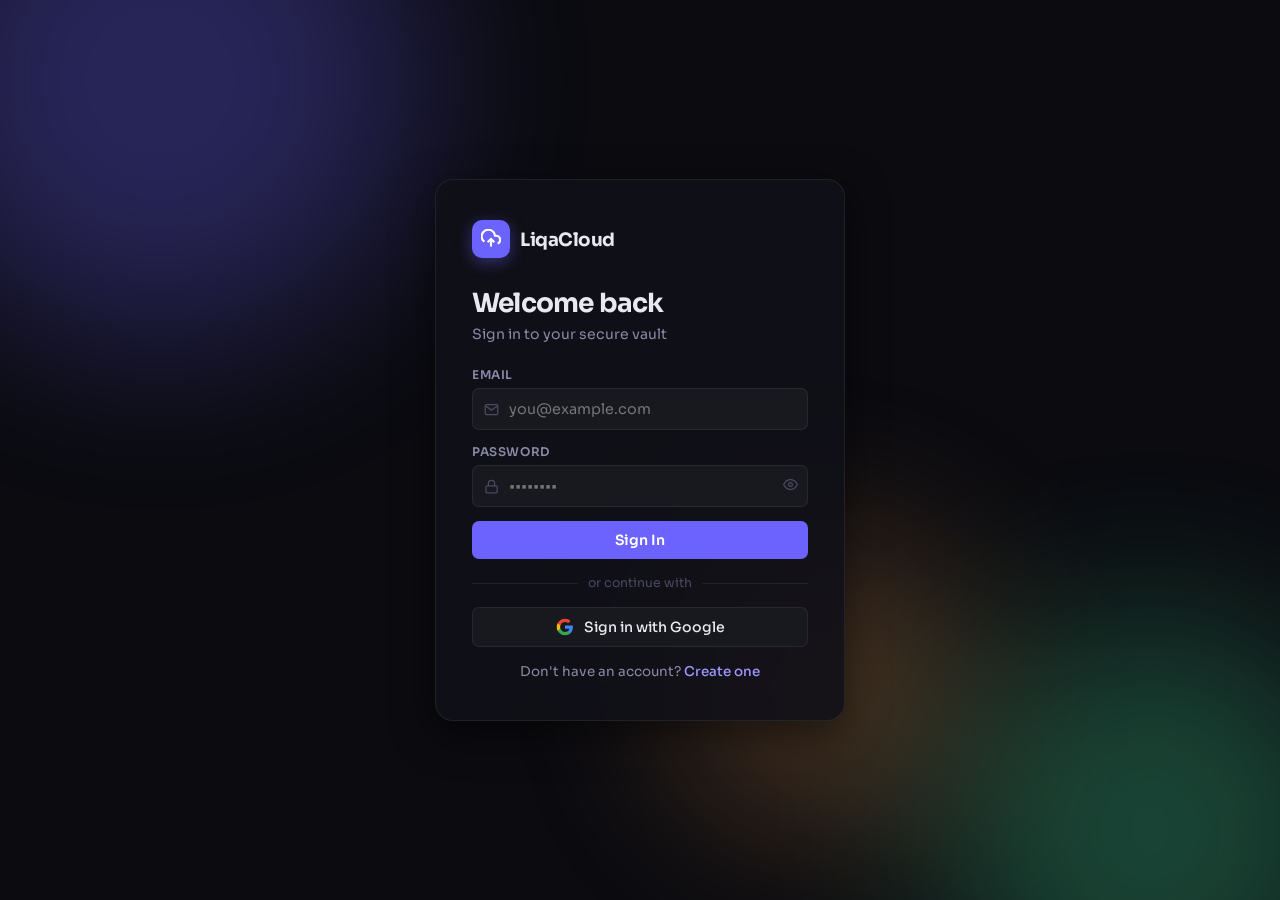
<file: index.html>
<!DOCTYPE html>
<html lang="en">
<head>
  <meta charset="UTF-8" />
  <meta name="viewport" content="width=device-width, initial-scale=1.0" />
  <title>CloudVault — Secure File Storage</title>
  <link rel="preconnect" href="https://fonts.googleapis.com" />
  <link href="https://fonts.googleapis.com/css2?family=Sora:wght@300;400;500;600;700&display=swap" rel="stylesheet" />
  <link rel="stylesheet" href="style.css" />
</head>
<body>

  <!-- ══════════════════════════════════
       AUTH SCREEN
  ═══════════════════════════════════ -->
  <div id="auth-screen" class="auth-screen">
    <div class="auth-bg">
      <div class="auth-orb orb1"></div>
      <div class="auth-orb orb2"></div>
      <div class="auth-orb orb3"></div>
    </div>

    <div class="auth-card">
      <div class="brand">
        <div class="brand-icon">
          <svg width="20" height="20" viewBox="0 0 24 24" fill="none" stroke="white" stroke-width="2.5">
            <path d="M20 17.58A5 5 0 0018 8h-1.26A8 8 0 104 15.25"/>
            <polyline points="16 16 12 12 8 16"/>
            <line x1="12" y1="12" x2="12" y2="21"/>
          </svg>
        </div>
        <span class="brand-name">LiqaCloud</span>
      </div>

      <h1 class="auth-title" id="auth-title">Welcome back</h1>
      <p class="auth-sub" id="auth-sub">Sign in to your secure vault</p>

      <div class="form-group hidden" id="name-group">
        <label>Full Name</label>
        <div class="input-wrap">
          <svg class="input-icon" width="15" height="15" viewBox="0 0 24 24" fill="none" stroke="currentColor" stroke-width="2"><path d="M20 21v-2a4 4 0 00-4-4H8a4 4 0 00-4 4v2"/><circle cx="12" cy="7" r="4"/></svg>
          <input type="text" id="name-input" placeholder="Your full name" />
        </div>
      </div>

      <div class="form-group">
        <label>Email</label>
        <div class="input-wrap">
          <svg class="input-icon" width="15" height="15" viewBox="0 0 24 24" fill="none" stroke="currentColor" stroke-width="2"><path d="M4 4h16c1.1 0 2 .9 2 2v12c0 1.1-.9 2-2 2H4c-1.1 0-2-.9-2-2V6c0-1.1.9-2 2-2z"/><polyline points="22,6 12,13 2,6"/></svg>
          <input type="email" id="email-input" placeholder="you@example.com" />
        </div>
      </div>

      <div class="form-group">
        <label>Password</label>
        <div class="input-wrap">
          <svg class="input-icon" width="15" height="15" viewBox="0 0 24 24" fill="none" stroke="currentColor" stroke-width="2"><rect x="3" y="11" width="18" height="11" rx="2"/><path d="M7 11V7a5 5 0 0110 0v4"/></svg>
          <input type="password" id="password-input" placeholder="••••••••" />
          <button class="pw-toggle" id="pw-toggle" type="button" tabindex="-1">
            <svg width="15" height="15" viewBox="0 0 24 24" fill="none" stroke="currentColor" stroke-width="2"><path d="M1 12s4-8 11-8 11 8 11 8-4 8-11 8-11-8-11-8z"/><circle cx="12" cy="12" r="3"/></svg>
          </button>
        </div>
      </div>

      <p class="auth-error hidden" id="auth-error"></p>

      <button class="btn-primary full" id="auth-btn">Sign In</button>

      <div class="auth-divider"><span>or continue with</span></div>

      <button class="btn-google" id="google-btn">
        <svg width="18" height="18" viewBox="0 0 24 24"><path fill="#4285F4" d="M22.56 12.25c0-.78-.07-1.53-.2-2.25H12v4.26h5.92c-.26 1.37-1.04 2.53-2.21 3.31v2.77h3.57c2.08-1.92 3.28-4.74 3.28-8.09z"/><path fill="#34A853" d="M12 23c2.97 0 5.46-.98 7.28-2.66l-3.57-2.77c-.98.66-2.23 1.06-3.71 1.06-2.86 0-5.29-1.93-6.16-4.53H2.18v2.84C3.99 20.53 7.7 23 12 23z"/><path fill="#FBBC05" d="M5.84 14.09c-.22-.66-.35-1.36-.35-2.09s.13-1.43.35-2.09V7.07H2.18C1.43 8.55 1 10.22 1 12s.43 3.45 1.18 4.93l2.85-2.22.81-.62z"/><path fill="#EA4335" d="M12 5.38c1.62 0 3.06.56 4.21 1.64l3.15-3.15C17.45 2.09 14.97 1 12 1 7.7 1 3.99 3.47 2.18 7.07l3.66 2.84c.87-2.6 3.3-4.53 6.16-4.53z"/></svg>
        Sign in with Google
      </button>

      <p class="auth-toggle">
        <span id="auth-toggle-label">Don't have an account?</span>
        <a href="#" id="toggle-auth">Create one</a>
      </p>
    </div>
  </div>

  <!-- ══════════════════════════════════
       APP SHELL
  ═══════════════════════════════════ -->
  <div id="app" class="app hidden">

    <!-- SIDEBAR -->
    <aside class="sidebar" id="sidebar">
      <div class="sidebar-inner">

        <div class="sidebar-brand">
          <div class="brand-icon small">
            <svg width="13" height="13" viewBox="0 0 24 24" fill="none" stroke="white" stroke-width="2.5">
              <path d="M20 17.58A5 5 0 0018 8h-1.26A8 8 0 104 15.25"/>
              <polyline points="16 16 12 12 8 16"/>
              <line x1="12" y1="12" x2="12" y2="21"/>
            </svg>
          </div>
          <span>CloudVault</span>
        </div>

        <button class="upload-btn" id="sidebar-upload-btn">
          <svg width="15" height="15" viewBox="0 0 24 24" fill="none" stroke="currentColor" stroke-width="2.5"><path d="M21 15v4a2 2 0 01-2 2H5a2 2 0 01-2-2v-4"/><polyline points="17 8 12 3 7 8"/><line x1="12" y1="3" x2="12" y2="15"/></svg>
          Upload Files
        </button>

        <nav class="nav">
          <span class="nav-section-label">Main</span>
          <a class="nav-item active" href="#" data-section="my-files">
            <svg width="16" height="16" viewBox="0 0 24 24" fill="none" stroke="currentColor" stroke-width="2"><path d="M3 9l9-7 9 7v11a2 2 0 01-2 2H5a2 2 0 01-2-2z"/><polyline points="9 22 9 12 15 12 15 22"/></svg>
            My Files
          </a>
          <a class="nav-item" href="#" data-section="recent">
            <svg width="16" height="16" viewBox="0 0 24 24" fill="none" stroke="currentColor" stroke-width="2"><circle cx="12" cy="12" r="10"/><polyline points="12 6 12 12 16 14"/></svg>
            Recent
          </a>
          <a class="nav-item" href="#" data-section="starred">
            <svg width="16" height="16" viewBox="0 0 24 24" fill="none" stroke="currentColor" stroke-width="2"><polygon points="12 2 15.09 8.26 22 9.27 17 14.14 18.18 21.02 12 17.77 5.82 21.02 7 14.14 2 9.27 8.91 8.26 12 2"/></svg>
            Starred
          </a>
          <a class="nav-item" href="#" data-section="shared">
            <svg width="16" height="16" viewBox="0 0 24 24" fill="none" stroke="currentColor" stroke-width="2"><circle cx="18" cy="5" r="3"/><circle cx="6" cy="12" r="3"/><circle cx="18" cy="19" r="3"/><line x1="8.59" y1="13.51" x2="15.42" y2="17.49"/><line x1="15.41" y1="6.51" x2="8.59" y2="10.49"/></svg>
            Shared
          </a>
          <span class="nav-section-label" style="margin-top:8px">Other</span>
          <a class="nav-item" href="#" data-section="trash">
            <svg width="16" height="16" viewBox="0 0 24 24" fill="none" stroke="currentColor" stroke-width="2"><polyline points="3 6 5 6 21 6"/><path d="M19 6l-1 14a2 2 0 01-2 2H8a2 2 0 01-2-2L5 6"/><path d="M10 11v6M14 11v6"/><path d="M9 6V4a1 1 0 011-1h4a1 1 0 011 1v2"/></svg>
            Trash
          </a>
        </nav>

        <div class="sidebar-spacer"></div>

        <div class="storage-card">
          <div class="storage-row">
            <svg width="13" height="13" viewBox="0 0 24 24" fill="none" stroke="currentColor" stroke-width="2"><ellipse cx="12" cy="5" rx="9" ry="3"/><path d="M21 12c0 1.66-4 3-9 3s-9-1.34-9-3"/><path d="M3 5v14c0 1.66 4 3 9 3s9-1.34 9-3V5"/></svg>
            <span>Storage</span>
            <span class="storage-pct-badge" id="storage-pct">12%</span>
          </div>
          <div class="storage-track"><div class="storage-fill" id="storage-fill" style="width:12%"></div></div>
          <p class="storage-detail" id="storage-detail">614 MB of 5 GB used</p>
          <a href="#" class="upgrade-btn">⚡ Upgrade Plan</a>
        </div>

        <div class="user-row">
          <div class="user-avatar" id="user-avatar">J</div>
          <div class="user-meta">
            <p class="user-name" id="user-name">John Doe</p>
            <p class="user-email" id="user-email">john@example.com</p>
          </div>
          <button class="icon-btn logout" id="logout-btn" title="Sign out">
            <svg width="14" height="14" viewBox="0 0 24 24" fill="none" stroke="currentColor" stroke-width="2"><path d="M9 21H5a2 2 0 01-2-2V5a2 2 0 012-2h4"/><polyline points="16 17 21 12 16 7"/><line x1="21" y1="12" x2="9" y2="12"/></svg>
          </button>
        </div>

      </div>
    </aside>

    <!-- MAIN CONTENT -->
    <main class="main">

      <!-- TOPBAR -->
      <header class="topbar">
        <button class="hamburger" id="hamburger">
          <svg width="18" height="18" viewBox="0 0 24 24" fill="none" stroke="currentColor" stroke-width="2"><line x1="3" y1="12" x2="21" y2="12"/><line x1="3" y1="6" x2="21" y2="6"/><line x1="3" y1="18" x2="21" y2="18"/></svg>
        </button>

        <div class="breadcrumb" id="breadcrumb">
          <span class="crumb active" data-index="-1">My Files</span>
        </div>

        <div class="topbar-actions">
          <div class="search-bar">
            <svg width="14" height="14" viewBox="0 0 24 24" fill="none" stroke="currentColor" stroke-width="2"><circle cx="11" cy="11" r="8"/><line x1="21" y1="21" x2="16.65" y2="16.65"/></svg>
            <input type="text" id="search-input" placeholder="Search…" autocomplete="off" />
          </div>
          <button class="icon-btn" id="new-folder-btn" title="New folder">
            <svg width="17" height="17" viewBox="0 0 24 24" fill="none" stroke="currentColor" stroke-width="2"><path d="M22 19a2 2 0 01-2 2H4a2 2 0 01-2-2V5a2 2 0 012-2h5l2 3h9a2 2 0 012 2z"/><line x1="12" y1="11" x2="12" y2="17"/><line x1="9" y1="14" x2="15" y2="14"/></svg>
          </button>
          <div class="view-toggle">
            <button class="vbtn active" id="grid-btn">
              <svg width="14" height="14" viewBox="0 0 24 24" fill="none" stroke="currentColor" stroke-width="2"><rect x="3" y="3" width="7" height="7"/><rect x="14" y="3" width="7" height="7"/><rect x="14" y="14" width="7" height="7"/><rect x="3" y="14" width="7" height="7"/></svg>
            </button>
            <button class="vbtn" id="list-btn">
              <svg width="14" height="14" viewBox="0 0 24 24" fill="none" stroke="currentColor" stroke-width="2"><line x1="8" y1="6" x2="21" y2="6"/><line x1="8" y1="12" x2="21" y2="12"/><line x1="8" y1="18" x2="21" y2="18"/><line x1="3" y1="6" x2="3.01" y2="6"/><line x1="3" y1="12" x2="3.01" y2="12"/><line x1="3" y1="18" x2="3.01" y2="18"/></svg>
            </button>
          </div>
        </div>
      </header>

      <!-- SCROLLABLE CONTENT -->
      <div class="scroll-area">

        <!-- Drag overlay -->
        <div class="drag-overlay hidden" id="drag-overlay">
          <div class="drag-inner">
            <svg width="52" height="52" viewBox="0 0 24 24" fill="none" stroke="currentColor" stroke-width="1.5"><path d="M21 15v4a2 2 0 01-2 2H5a2 2 0 01-2-2v-4"/><polyline points="17 8 12 3 7 8"/><line x1="12" y1="3" x2="12" y2="15"/></svg>
            <p>Drop files to upload</p>
          </div>
        </div>

        <div class="content-header">
          <div class="content-header-left">
            <h2 id="section-title">My Files</h2>
            <span class="count-badge" id="item-count"></span>
          </div>
          <select class="sort-select" id="sort-select">
            <option value="name-asc">Name A–Z</option>
            <option value="name-desc">Name Z–A</option>
            <option value="size-desc">Largest first</option>
            <option value="size-asc">Smallest first</option>
            <option value="date-desc" selected>Newest first</option>
            <option value="date-asc">Oldest first</option>
          </select>
        </div>

        <div id="files-container" class="files-grid"></div>

        <div id="empty-state" class="empty-state hidden">
          <div class="empty-icon">
            <svg width="48" height="48" viewBox="0 0 24 24" fill="none" stroke="currentColor" stroke-width="1"><path d="M13 2H6a2 2 0 00-2 2v16a2 2 0 002 2h12a2 2 0 002-2V9z"/><polyline points="13 2 13 9 20 9"/></svg>
          </div>
          <p id="empty-title">Nothing here yet</p>
          <span id="empty-sub">Upload your first file to get started</span>
          <button class="btn-primary" id="empty-upload-btn" style="margin-top:16px">Upload Files</button>
        </div>

      </div><!-- /scroll-area -->
    </main>
  </div>

  <!-- UPLOAD PROGRESS PANEL -->
  <div class="up-panel hidden" id="up-panel">
    <div class="up-head">
      <span id="up-title">Uploading…</span>
      <div style="display:flex;gap:4px">
        <button class="icon-btn" id="up-minimize">−</button>
        <button class="icon-btn" id="up-close">✕</button>
      </div>
    </div>
    <div id="up-items" class="up-items"></div>
  </div>

  <!-- CONTEXT MENU -->
  <div class="ctx-menu hidden" id="ctx-menu">
    <button class="ctx-item" id="ctx-open">
      <svg width="13" height="13" viewBox="0 0 24 24" fill="none" stroke="currentColor" stroke-width="2"><path d="M18 13v6a2 2 0 01-2 2H5a2 2 0 01-2-2V8a2 2 0 012-2h6"/><polyline points="15 3 21 3 21 9"/><line x1="10" y1="14" x2="21" y2="3"/></svg>
      Open
    </button>
    <button class="ctx-item" id="ctx-download">
      <svg width="13" height="13" viewBox="0 0 24 24" fill="none" stroke="currentColor" stroke-width="2"><path d="M21 15v4a2 2 0 01-2 2H5a2 2 0 01-2-2v-4"/><polyline points="7 10 12 15 17 10"/><line x1="12" y1="15" x2="12" y2="3"/></svg>
      Download
    </button>
    <button class="ctx-item" id="ctx-rename">
      <svg width="13" height="13" viewBox="0 0 24 24" fill="none" stroke="currentColor" stroke-width="2"><path d="M11 4H4a2 2 0 00-2 2v14a2 2 0 002 2h14a2 2 0 002-2v-7"/><path d="M18.5 2.5a2.121 2.121 0 013 3L12 15l-4 1 1-4 9.5-9.5z"/></svg>
      Rename
    </button>
    <button class="ctx-item" id="ctx-star">
      <svg width="13" height="13" viewBox="0 0 24 24" fill="none" stroke="currentColor" stroke-width="2"><polygon points="12 2 15.09 8.26 22 9.27 17 14.14 18.18 21.02 12 17.77 5.82 21.02 7 14.14 2 9.27 8.91 8.26 12 2"/></svg>
      <span id="ctx-star-label">Add to Starred</span>
    </button>
    <div class="ctx-divider"></div>
    <button class="ctx-item danger" id="ctx-delete">
      <svg width="13" height="13" viewBox="0 0 24 24" fill="none" stroke="currentColor" stroke-width="2"><polyline points="3 6 5 6 21 6"/><path d="M19 6l-1 14a2 2 0 01-2 2H8a2 2 0 01-2-2L5 6"/></svg>
      <span id="ctx-delete-label">Move to Trash</span>
    </button>
  </div>

  <!-- PREVIEW MODAL -->
  <div class="overlay hidden" id="preview-overlay">
    <div class="preview-modal">
      <div class="preview-head">
        <div>
          <p id="preview-filename">file.jpg</p>
          <span id="preview-filesize" class="muted-sm"></span>
        </div>
        <div style="display:flex;gap:8px;align-items:center">
          <button class="btn-ghost" id="preview-dl">
            <svg width="13" height="13" viewBox="0 0 24 24" fill="none" stroke="currentColor" stroke-width="2"><path d="M21 15v4a2 2 0 01-2 2H5a2 2 0 01-2-2v-4"/><polyline points="7 10 12 15 17 10"/><line x1="12" y1="15" x2="12" y2="3"/></svg>
            Download
          </button>
          <button class="icon-btn" id="close-preview">✕</button>
        </div>
      </div>
      <div class="preview-body" id="preview-body"></div>
    </div>
  </div>

  <!-- RENAME MODAL -->
  <div class="overlay hidden" id="rename-overlay">
    <div class="dialog">
      <h3>Rename</h3>
      <input type="text" id="rename-input" placeholder="New name" />
      <div class="dialog-actions">
        <button class="btn-ghost" id="rename-cancel">Cancel</button>
        <button class="btn-primary" id="rename-ok">Rename</button>
      </div>
    </div>
  </div>

  <!-- NEW FOLDER MODAL -->
  <div class="overlay hidden" id="folder-overlay">
    <div class="dialog">
      <h3>New Folder</h3>
      <input type="text" id="folder-input" placeholder="Folder name" />
      <div class="dialog-actions">
        <button class="btn-ghost" id="folder-cancel">Cancel</button>
        <button class="btn-primary" id="folder-ok">Create</button>
      </div>
    </div>
  </div>

  <input type="file" id="file-input" multiple hidden />
  <script src="app.js"></script>
</body>
</html>
</file>
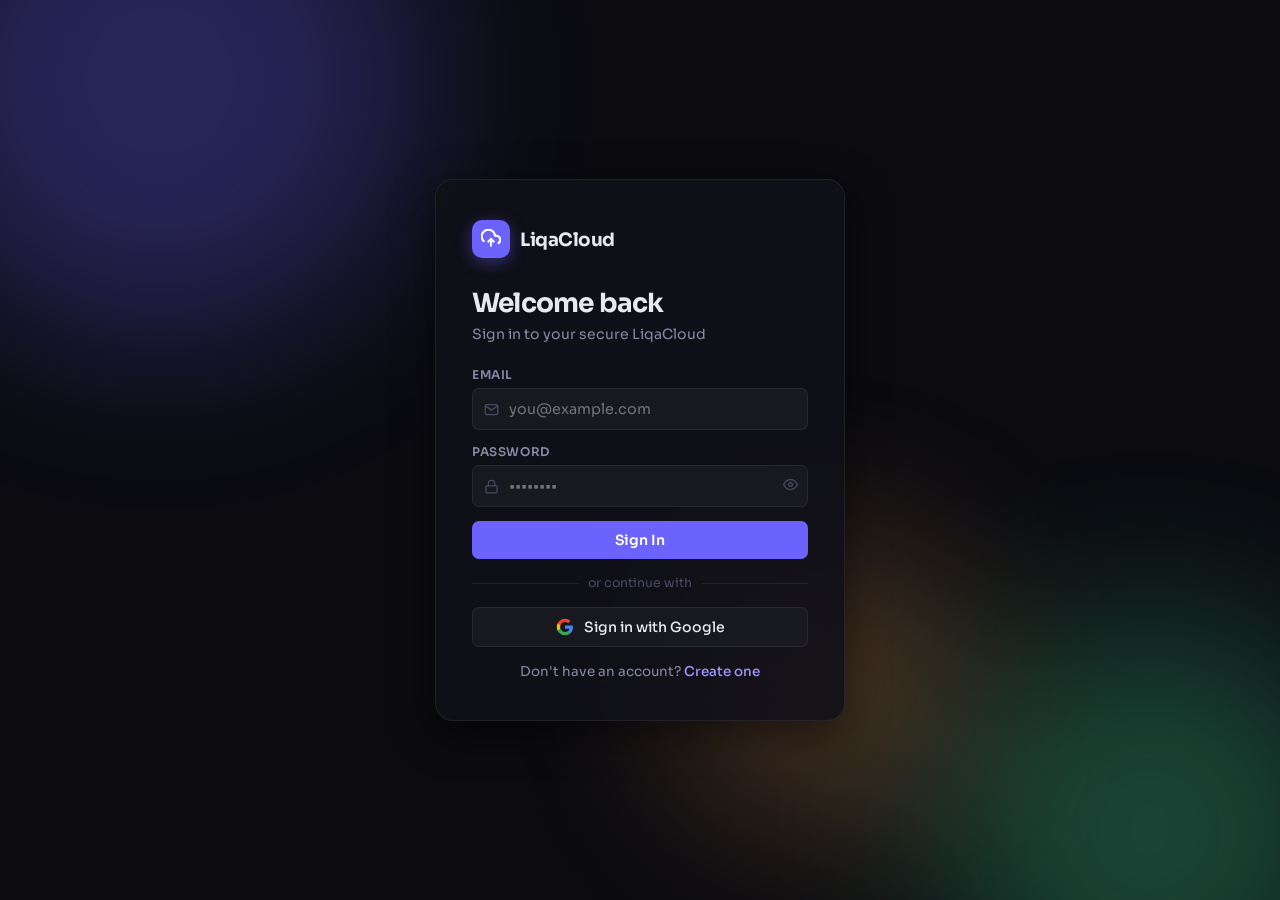
<file: cloud storage/index.html>
<!DOCTYPE html>
<html lang="en">
<head>
  <meta charset="UTF-8" />
  <meta name="viewport" content="width=device-width, initial-scale=1.0" />
  <title>CloudVault — Secure File Storage</title>
  <link rel="preconnect" href="https://fonts.googleapis.com" />
  <link href="https://fonts.googleapis.com/css2?family=Sora:wght@300;400;500;600;700&display=swap" rel="stylesheet" />
  <link rel="stylesheet" href="style.css" />
</head>
<body>

  <!-- ══════════════════════════════════
       AUTH SCREEN
  ═══════════════════════════════════ -->
  <div id="auth-screen" class="auth-screen">
    <div class="auth-bg">
      <div class="auth-orb orb1"></div>
      <div class="auth-orb orb2"></div>
      <div class="auth-orb orb3"></div>
    </div>

    <div class="auth-card">
      <div class="brand">
        <div class="brand-icon">
          <svg width="20" height="20" viewBox="0 0 24 24" fill="none" stroke="white" stroke-width="2.5">
            <path d="M20 17.58A5 5 0 0018 8h-1.26A8 8 0 104 15.25"/>
            <polyline points="16 16 12 12 8 16"/>
            <line x1="12" y1="12" x2="12" y2="21"/>
          </svg>
        </div>
        <span class="brand-name">LiqaCloud</span>
      </div>

      <h1 class="auth-title" id="auth-title">Welcome back</h1>
      <p class="auth-sub" id="auth-sub">Sign in to your secure LiqaCloud</p>

      <div class="form-group hidden" id="name-group">
        <label>Full Name</label>
        <div class="input-wrap">
          <svg class="input-icon" width="15" height="15" viewBox="0 0 24 24" fill="none" stroke="currentColor" stroke-width="2"><path d="M20 21v-2a4 4 0 00-4-4H8a4 4 0 00-4 4v2"/><circle cx="12" cy="7" r="4"/></svg>
          <input type="text" id="name-input" placeholder="Your full name" />
        </div>
      </div>

      <div class="form-group">
        <label>Email</label>
        <div class="input-wrap">
          <svg class="input-icon" width="15" height="15" viewBox="0 0 24 24" fill="none" stroke="currentColor" stroke-width="2"><path d="M4 4h16c1.1 0 2 .9 2 2v12c0 1.1-.9 2-2 2H4c-1.1 0-2-.9-2-2V6c0-1.1.9-2 2-2z"/><polyline points="22,6 12,13 2,6"/></svg>
          <input type="email" id="email-input" placeholder="you@example.com" />
        </div>
      </div>

      <div class="form-group">
        <label>Password</label>
        <div class="input-wrap">
          <svg class="input-icon" width="15" height="15" viewBox="0 0 24 24" fill="none" stroke="currentColor" stroke-width="2"><rect x="3" y="11" width="18" height="11" rx="2"/><path d="M7 11V7a5 5 0 0110 0v4"/></svg>
          <input type="password" id="password-input" placeholder="••••••••" />
          <button class="pw-toggle" id="pw-toggle" type="button" tabindex="-1">
            <svg width="15" height="15" viewBox="0 0 24 24" fill="none" stroke="currentColor" stroke-width="2"><path d="M1 12s4-8 11-8 11 8 11 8-4 8-11 8-11-8-11-8z"/><circle cx="12" cy="12" r="3"/></svg>
          </button>
        </div>
      </div>

      <p class="auth-error hidden" id="auth-error"></p>

      <button class="btn-primary full" id="auth-btn">Sign In</button>

      <div class="auth-divider"><span>or continue with</span></div>

      <button class="btn-google" id="google-btn">
        <svg width="18" height="18" viewBox="0 0 24 24"><path fill="#4285F4" d="M22.56 12.25c0-.78-.07-1.53-.2-2.25H12v4.26h5.92c-.26 1.37-1.04 2.53-2.21 3.31v2.77h3.57c2.08-1.92 3.28-4.74 3.28-8.09z"/><path fill="#34A853" d="M12 23c2.97 0 5.46-.98 7.28-2.66l-3.57-2.77c-.98.66-2.23 1.06-3.71 1.06-2.86 0-5.29-1.93-6.16-4.53H2.18v2.84C3.99 20.53 7.7 23 12 23z"/><path fill="#FBBC05" d="M5.84 14.09c-.22-.66-.35-1.36-.35-2.09s.13-1.43.35-2.09V7.07H2.18C1.43 8.55 1 10.22 1 12s.43 3.45 1.18 4.93l2.85-2.22.81-.62z"/><path fill="#EA4335" d="M12 5.38c1.62 0 3.06.56 4.21 1.64l3.15-3.15C17.45 2.09 14.97 1 12 1 7.7 1 3.99 3.47 2.18 7.07l3.66 2.84c.87-2.6 3.3-4.53 6.16-4.53z"/></svg>
        Sign in with Google
      </button>

      <p class="auth-toggle">
        <span id="auth-toggle-label">Don't have an account?</span>
        <a href="#" id="toggle-auth">Create one</a>
      </p>
    </div>
  </div>

  <!-- ══════════════════════════════════
       APP SHELL
  ═══════════════════════════════════ -->
  <div id="app" class="app hidden">

    <!-- SIDEBAR -->
    <aside class="sidebar" id="sidebar">
      <div class="sidebar-inner">

        <div class="sidebar-brand">
          <div class="brand-icon small">
            <svg width="13" height="13" viewBox="0 0 24 24" fill="none" stroke="white" stroke-width="2.5">
              <path d="M20 17.58A5 5 0 0018 8h-1.26A8 8 0 104 15.25"/>
              <polyline points="16 16 12 12 8 16"/>
              <line x1="12" y1="12" x2="12" y2="21"/>
            </svg>
          </div>
          <span>LiqaCloud</span>
        </div>

        <button class="upload-btn" id="sidebar-upload-btn">
          <svg width="15" height="15" viewBox="0 0 24 24" fill="none" stroke="currentColor" stroke-width="2.5"><path d="M21 15v4a2 2 0 01-2 2H5a2 2 0 01-2-2v-4"/><polyline points="17 8 12 3 7 8"/><line x1="12" y1="3" x2="12" y2="15"/></svg>
          Upload Files
        </button>

        <nav class="nav">
          <span class="nav-section-label">Main</span>
          <a class="nav-item active" href="#" data-section="my-files">
            <svg width="16" height="16" viewBox="0 0 24 24" fill="none" stroke="currentColor" stroke-width="2"><path d="M3 9l9-7 9 7v11a2 2 0 01-2 2H5a2 2 0 01-2-2z"/><polyline points="9 22 9 12 15 12 15 22"/></svg>
            My Files
          </a>
          <a class="nav-item" href="#" data-section="recent">
            <svg width="16" height="16" viewBox="0 0 24 24" fill="none" stroke="currentColor" stroke-width="2"><circle cx="12" cy="12" r="10"/><polyline points="12 6 12 12 16 14"/></svg>
            Recent
          </a>
          <a class="nav-item" href="#" data-section="starred">
            <svg width="16" height="16" viewBox="0 0 24 24" fill="none" stroke="currentColor" stroke-width="2"><polygon points="12 2 15.09 8.26 22 9.27 17 14.14 18.18 21.02 12 17.77 5.82 21.02 7 14.14 2 9.27 8.91 8.26 12 2"/></svg>
            Starred
          </a>
          <a class="nav-item" href="#" data-section="shared">
            <svg width="16" height="16" viewBox="0 0 24 24" fill="none" stroke="currentColor" stroke-width="2"><circle cx="18" cy="5" r="3"/><circle cx="6" cy="12" r="3"/><circle cx="18" cy="19" r="3"/><line x1="8.59" y1="13.51" x2="15.42" y2="17.49"/><line x1="15.41" y1="6.51" x2="8.59" y2="10.49"/></svg>
            Shared
          </a>
          <span class="nav-section-label" style="margin-top:8px">Other</span>
          <a class="nav-item" href="#" data-section="trash">
            <svg width="16" height="16" viewBox="0 0 24 24" fill="none" stroke="currentColor" stroke-width="2"><polyline points="3 6 5 6 21 6"/><path d="M19 6l-1 14a2 2 0 01-2 2H8a2 2 0 01-2-2L5 6"/><path d="M10 11v6M14 11v6"/><path d="M9 6V4a1 1 0 011-1h4a1 1 0 011 1v2"/></svg>
            Trash
          </a>
        </nav>

        <div class="sidebar-spacer"></div>

        <div class="storage-card">
          <div class="storage-row">
            <svg width="13" height="13" viewBox="0 0 24 24" fill="none" stroke="currentColor" stroke-width="2"><ellipse cx="12" cy="5" rx="9" ry="3"/><path d="M21 12c0 1.66-4 3-9 3s-9-1.34-9-3"/><path d="M3 5v14c0 1.66 4 3 9 3s9-1.34 9-3V5"/></svg>
            <span>Storage</span>
            <span class="storage-pct-badge" id="storage-pct">12%</span>
          </div>
          <div class="storage-track"><div class="storage-fill" id="storage-fill" style="width:12%"></div></div>
          <p class="storage-detail" id="storage-detail">614 MB of 64 GB used</p>
          <a href="#" class="upgrade-btn">⚡ Upgrade Plan</a>
        </div>

        <div class="user-row">
          <div class="user-avatar" id="user-avatar">J</div>
          <div class="user-meta">
            <p class="user-name" id="user-name">John Doe</p>
            <p class="user-email" id="user-email">john@example.com</p>
          </div>
          <button class="icon-btn logout" id="logout-btn" title="Sign out">
            <svg width="14" height="14" viewBox="0 0 24 24" fill="none" stroke="currentColor" stroke-width="2"><path d="M9 21H5a2 2 0 01-2-2V5a2 2 0 012-2h4"/><polyline points="16 17 21 12 16 7"/><line x1="21" y1="12" x2="9" y2="12"/></svg>
          </button>
        </div>

      </div>
    </aside>

    <!-- MAIN CONTENT -->
    <main class="main">

      <!-- TOPBAR -->
      <header class="topbar">
        <button class="hamburger" id="hamburger">
          <svg width="18" height="18" viewBox="0 0 24 24" fill="none" stroke="currentColor" stroke-width="2"><line x1="3" y1="12" x2="21" y2="12"/><line x1="3" y1="6" x2="21" y2="6"/><line x1="3" y1="18" x2="21" y2="18"/></svg>
        </button>

        <div class="breadcrumb" id="breadcrumb">
          <span class="crumb active" data-index="-1">My Files</span>
        </div>

        <div class="topbar-actions">
          <div class="search-bar">
            <svg width="14" height="14" viewBox="0 0 24 24" fill="none" stroke="currentColor" stroke-width="2"><circle cx="11" cy="11" r="8"/><line x1="21" y1="21" x2="16.65" y2="16.65"/></svg>
            <input type="text" id="search-input" placeholder="Search…" autocomplete="off" />
          </div>
          <button class="icon-btn" id="new-folder-btn" title="New folder">
            <svg width="17" height="17" viewBox="0 0 24 24" fill="none" stroke="currentColor" stroke-width="2"><path d="M22 19a2 2 0 01-2 2H4a2 2 0 01-2-2V5a2 2 0 012-2h5l2 3h9a2 2 0 012 2z"/><line x1="12" y1="11" x2="12" y2="17"/><line x1="9" y1="14" x2="15" y2="14"/></svg>
          </button>
          <div class="view-toggle">
            <button class="vbtn active" id="grid-btn">
              <svg width="14" height="14" viewBox="0 0 24 24" fill="none" stroke="currentColor" stroke-width="2"><rect x="3" y="3" width="7" height="7"/><rect x="14" y="3" width="7" height="7"/><rect x="14" y="14" width="7" height="7"/><rect x="3" y="14" width="7" height="7"/></svg>
            </button>
            <button class="vbtn" id="list-btn">
              <svg width="14" height="14" viewBox="0 0 24 24" fill="none" stroke="currentColor" stroke-width="2"><line x1="8" y1="6" x2="21" y2="6"/><line x1="8" y1="12" x2="21" y2="12"/><line x1="8" y1="18" x2="21" y2="18"/><line x1="3" y1="6" x2="3.01" y2="6"/><line x1="3" y1="12" x2="3.01" y2="12"/><line x1="3" y1="18" x2="3.01" y2="18"/></svg>
            </button>
          </div>
        </div>
      </header>

      <!-- SCROLLABLE CONTENT -->
      <div class="scroll-area">

        <!-- Drag overlay -->
        <div class="drag-overlay hidden" id="drag-overlay">
          <div class="drag-inner">
            <svg width="52" height="52" viewBox="0 0 24 24" fill="none" stroke="currentColor" stroke-width="1.5"><path d="M21 15v4a2 2 0 01-2 2H5a2 2 0 01-2-2v-4"/><polyline points="17 8 12 3 7 8"/><line x1="12" y1="3" x2="12" y2="15"/></svg>
            <p>Drop files to upload</p>
          </div>
        </div>

        <div class="content-header">
          <div class="content-header-left">
            <h2 id="section-title">My Files</h2>
            <span class="count-badge" id="item-count"></span>
          </div>
          <select class="sort-select" id="sort-select">
            <option value="name-asc">Name A–Z</option>
            <option value="name-desc">Name Z–A</option>
            <option value="size-desc">Largest first</option>
            <option value="size-asc">Smallest first</option>
            <option value="date-desc" selected>Newest first</option>
            <option value="date-asc">Oldest first</option>
          </select>
        </div>

        <div id="files-container" class="files-grid"></div>

        <div id="empty-state" class="empty-state hidden">
          <div class="empty-icon">
            <svg width="48" height="48" viewBox="0 0 24 24" fill="none" stroke="currentColor" stroke-width="1"><path d="M13 2H6a2 2 0 00-2 2v16a2 2 0 002 2h12a2 2 0 002-2V9z"/><polyline points="13 2 13 9 20 9"/></svg>
          </div>
          <p id="empty-title">Nothing here yet</p>
          <span id="empty-sub">Upload your first file to get started</span>
          <button class="btn-primary" id="empty-upload-btn" style="margin-top:16px">Upload Files</button>
        </div>

      </div><!-- /scroll-area -->
    </main>
  </div>

  <!-- UPLOAD PROGRESS PANEL -->
  <div class="up-panel hidden" id="up-panel">
    <div class="up-head">
      <span id="up-title">Uploading…</span>
      <div style="display:flex;gap:4px">
        <button class="icon-btn" id="up-minimize">−</button>
        <button class="icon-btn" id="up-close">✕</button>
      </div>
    </div>
    <div id="up-items" class="up-items"></div>
  </div>

  <!-- CONTEXT MENU -->
  <div class="ctx-menu hidden" id="ctx-menu">
    <button class="ctx-item" id="ctx-open">
      <svg width="13" height="13" viewBox="0 0 24 24" fill="none" stroke="currentColor" stroke-width="2"><path d="M18 13v6a2 2 0 01-2 2H5a2 2 0 01-2-2V8a2 2 0 012-2h6"/><polyline points="15 3 21 3 21 9"/><line x1="10" y1="14" x2="21" y2="3"/></svg>
      Open
    </button>
    <button class="ctx-item" id="ctx-download">
      <svg width="13" height="13" viewBox="0 0 24 24" fill="none" stroke="currentColor" stroke-width="2"><path d="M21 15v4a2 2 0 01-2 2H5a2 2 0 01-2-2v-4"/><polyline points="7 10 12 15 17 10"/><line x1="12" y1="15" x2="12" y2="3"/></svg>
      Download
    </button>
    <button class="ctx-item" id="ctx-rename">
      <svg width="13" height="13" viewBox="0 0 24 24" fill="none" stroke="currentColor" stroke-width="2"><path d="M11 4H4a2 2 0 00-2 2v14a2 2 0 002 2h14a2 2 0 002-2v-7"/><path d="M18.5 2.5a2.121 2.121 0 013 3L12 15l-4 1 1-4 9.5-9.5z"/></svg>
      Rename
    </button>
    <button class="ctx-item" id="ctx-star">
      <svg width="13" height="13" viewBox="0 0 24 24" fill="none" stroke="currentColor" stroke-width="2"><polygon points="12 2 15.09 8.26 22 9.27 17 14.14 18.18 21.02 12 17.77 5.82 21.02 7 14.14 2 9.27 8.91 8.26 12 2"/></svg>
      <span id="ctx-star-label">Add to Starred</span>
    </button>
    <div class="ctx-divider"></div>
    <button class="ctx-item danger" id="ctx-delete">
      <svg width="13" height="13" viewBox="0 0 24 24" fill="none" stroke="currentColor" stroke-width="2"><polyline points="3 6 5 6 21 6"/><path d="M19 6l-1 14a2 2 0 01-2 2H8a2 2 0 01-2-2L5 6"/></svg>
      <span id="ctx-delete-label">Move to Trash</span>
    </button>
  </div>

  <!-- PREVIEW MODAL -->
  <div class="overlay hidden" id="preview-overlay">
    <div class="preview-modal">
      <div class="preview-head">
        <div>
          <p id="preview-filename">file.jpg</p>
          <span id="preview-filesize" class="muted-sm"></span>
        </div>
        <div style="display:flex;gap:8px;align-items:center">
          <button class="btn-ghost" id="preview-dl">
            <svg width="13" height="13" viewBox="0 0 24 24" fill="none" stroke="currentColor" stroke-width="2"><path d="M21 15v4a2 2 0 01-2 2H5a2 2 0 01-2-2v-4"/><polyline points="7 10 12 15 17 10"/><line x1="12" y1="15" x2="12" y2="3"/></svg>
            Download
          </button>
          <button class="icon-btn" id="close-preview">✕</button>
        </div>
      </div>
      <div class="preview-body" id="preview-body"></div>
    </div>
  </div>

  <!-- RENAME MODAL -->
  <div class="overlay hidden" id="rename-overlay">
    <div class="dialog">
      <h3>Rename</h3>
      <input type="text" id="rename-input" placeholder="New name" />
      <div class="dialog-actions">
        <button class="btn-ghost" id="rename-cancel">Cancel</button>
        <button class="btn-primary" id="rename-ok">Rename</button>
      </div>
    </div>
  </div>

  <!-- NEW FOLDER MODAL -->
  <div class="overlay hidden" id="folder-overlay">
    <div class="dialog">
      <h3>New Folder</h3>
      <input type="text" id="folder-input" placeholder="Folder name" />
      <div class="dialog-actions">
        <button class="btn-ghost" id="folder-cancel">Cancel</button>
        <button class="btn-primary" id="folder-ok">Create</button>
      </div>
    </div>
  </div>

  <input type="file" id="file-input" multiple hidden />
  <script src="app.js"></script>
</body>
</html>
</file>
<file: style.css>
/* ─── RESET ──────────────────────────────────────────── */
*, *::before, *::after { box-sizing: border-box; margin: 0; padding: 0; }
html { height: 100%; }
body { height: 100%; font-family: 'Sora', sans-serif; background: #0b0b10; color: #e8e8f0; overflow: hidden; }
a { text-decoration: none; }
button { font-family: inherit; cursor: pointer; border: none; background: none; color: inherit; }
input, select { font-family: inherit; }

/* ─── CSS VARIABLES ──────────────────────────────────── */
:root {
  --bg0:     #0b0b10;
  --bg1:     #111118;
  --bg2:     #18181f;
  --bg3:     #1e1e27;
  --bg4:     #26262f;
  --border:  rgba(255,255,255,0.07);
  --bh:      rgba(255,255,255,0.12);
  --accent:  #6c63ff;
  --accent2: #9d97ff;
  --ag:      rgba(108,99,255,0.18);
  --text:    #e8e8f0;
  --t2:      #8a8aa8;
  --t3:      #4a4a64;
  --danger:  #ff5a5a;
  --success: #3ecf8e;
  --warn:    #f0a050;
  --r:       10px;
  --rs:      7px;
  --shadow:  0 12px 40px rgba(0,0,0,0.5);
  --trans:   0.16s ease;
}

.hidden { display: none !important; }

/* ─── BUTTONS ─────────────────────────────────────────── */
.btn-primary {
  background: var(--accent);
  color: #fff;
  border: none;
  border-radius: var(--rs);
  padding: 10px 18px;
  font-size: 0.88rem;
  font-weight: 600;
  cursor: pointer;
  transition: all var(--trans);
  display: inline-flex;
  align-items: center;
  gap: 6px;
}
.btn-primary:hover { background: #5a52e0; box-shadow: 0 4px 18px rgba(108,99,255,0.35); transform: translateY(-1px); }
.btn-primary:active { transform: translateY(0); }
.btn-primary.full { width: 100%; justify-content: center; }

.btn-ghost {
  background: var(--bg3);
  color: var(--t2);
  border: 1px solid var(--border);
  border-radius: var(--rs);
  padding: 8px 14px;
  font-size: 0.84rem;
  font-family: inherit;
  cursor: pointer;
  transition: all var(--trans);
  display: inline-flex;
  align-items: center;
  gap: 6px;
}
.btn-ghost:hover { background: var(--bg4); color: var(--text); }

.icon-btn {
  width: 32px;
  height: 32px;
  border-radius: var(--rs);
  display: flex;
  align-items: center;
  justify-content: center;
  color: var(--t2);
  transition: all var(--trans);
  flex-shrink: 0;
}
.icon-btn:hover { background: var(--bg3); color: var(--text); }
.icon-btn.logout:hover { color: var(--danger); }

/* ─── AUTH SCREEN ─────────────────────────────────────── */
.auth-screen {
  position: fixed;
  inset: 0;
  display: flex;
  align-items: center;
  justify-content: center;
  overflow: hidden;
}

.auth-bg {
  position: absolute;
  inset: 0;
  pointer-events: none;
}
.auth-orb {
  position: absolute;
  border-radius: 50%;
  filter: blur(90px);
  opacity: 0.3;
  animation: drift 10s ease-in-out infinite;
}
.orb1 { width: 520px; height: 520px; background: #6c63ff; top: -180px; left: -100px; animation-delay: 0s; }
.orb2 { width: 420px; height: 420px; background: #3ecf8e; bottom: -140px; right: -80px; animation-delay: -4s; }
.orb3 { width: 280px; height: 280px; background: #f0a050; top: 60%; right: 25%; animation-delay: -7s; }

@keyframes drift {
  0%, 100% { transform: translate(0, 0) scale(1); }
  33%       { transform: translate(20px, -20px) scale(1.04); }
  66%       { transform: translate(-15px, 15px) scale(0.97); }
}

.auth-card {
  position: relative;
  z-index: 1;
  background: rgba(17,17,24,0.88);
  backdrop-filter: blur(28px);
  -webkit-backdrop-filter: blur(28px);
  border: 1px solid var(--border);
  border-radius: 18px;
  padding: 40px 36px;
  width: 100%;
  max-width: 410px;
  box-shadow: var(--shadow);
  animation: slideUp 0.45s cubic-bezier(0.16,1,0.3,1);
}
@keyframes slideUp {
  from { opacity: 0; transform: translateY(28px); }
  to   { opacity: 1; transform: translateY(0); }
}

.brand {
  display: flex;
  align-items: center;
  gap: 10px;
  margin-bottom: 28px;
}
.brand-icon {
  width: 38px;
  height: 38px;
  border-radius: 10px;
  background: var(--accent);
  display: flex;
  align-items: center;
  justify-content: center;
  flex-shrink: 0;
  box-shadow: 0 4px 16px rgba(108,99,255,0.4);
}
.brand-icon.small { width: 28px; height: 28px; border-radius: 7px; }
.brand-name { font-size: 1.15rem; font-weight: 700; letter-spacing: -0.5px; }

.auth-title { font-size: 1.65rem; font-weight: 700; letter-spacing: -0.8px; margin-bottom: 5px; }
.auth-sub   { color: var(--t2); font-size: 0.88rem; margin-bottom: 24px; }

.form-group { margin-bottom: 14px; }
.form-group label {
  display: block;
  font-size: 0.75rem;
  font-weight: 600;
  color: var(--t2);
  text-transform: uppercase;
  letter-spacing: 0.6px;
  margin-bottom: 6px;
}
.input-wrap {
  position: relative;
  display: flex;
  align-items: center;
}
.input-icon {
  position: absolute;
  left: 12px;
  color: var(--t3);
  pointer-events: none;
}
.input-wrap input {
  width: 100%;
  background: var(--bg2);
  border: 1px solid var(--border);
  border-radius: var(--rs);
  padding: 11px 12px 11px 36px;
  color: var(--text);
  font-size: 0.9rem;
  outline: none;
  transition: border var(--trans), box-shadow var(--trans);
}
.input-wrap input:focus {
  border-color: var(--accent);
  box-shadow: 0 0 0 3px var(--ag);
}
.pw-toggle {
  position: absolute;
  right: 10px;
  color: var(--t3);
  transition: color var(--trans);
}
.pw-toggle:hover { color: var(--t2); }

.auth-error {
  color: var(--danger);
  font-size: 0.83rem;
  background: rgba(255,90,90,0.08);
  border: 1px solid rgba(255,90,90,0.2);
  border-radius: var(--rs);
  padding: 8px 12px;
  margin-bottom: 12px;
}

.auth-divider {
  display: flex;
  align-items: center;
  gap: 10px;
  margin: 16px 0;
  color: var(--t3);
  font-size: 0.78rem;
}
.auth-divider::before, .auth-divider::after {
  content: '';
  flex: 1;
  height: 1px;
  background: var(--border);
}

.btn-google {
  width: 100%;
  background: var(--bg2);
  border: 1px solid var(--border);
  border-radius: var(--rs);
  padding: 10px;
  display: flex;
  align-items: center;
  justify-content: center;
  gap: 10px;
  font-size: 0.88rem;
  font-weight: 500;
  color: var(--text);
  cursor: pointer;
  transition: all var(--trans);
  margin-bottom: 16px;
}
.btn-google:hover { background: var(--bg3); border-color: var(--bh); }

.auth-toggle { font-size: 0.84rem; color: var(--t2); text-align: center; }
.auth-toggle a { color: var(--accent2); font-weight: 500; }
.auth-toggle a:hover { text-decoration: underline; }

/* ─── APP LAYOUT ──────────────────────────────────────── */
.app {
  display: grid;
  grid-template-columns: 230px 1fr;
  height: 100vh;
  overflow: hidden;
}

/* ─── SIDEBAR ─────────────────────────────────────────── */
.sidebar {
  background: var(--bg1);
  border-right: 1px solid var(--border);
  height: 100vh;
  display: flex;
  flex-direction: column;
  overflow: hidden;
}
.sidebar-inner {
  display: flex;
  flex-direction: column;
  height: 100%;
  padding: 18px 14px;
  overflow-y: auto;
}
.sidebar-inner::-webkit-scrollbar { width: 0; }

.sidebar-brand {
  display: flex;
  align-items: center;
  gap: 9px;
  padding: 2px 4px 18px;
  font-size: 1rem;
  font-weight: 700;
  letter-spacing: -0.4px;
}

.upload-btn {
  width: 100%;
  background: var(--accent);
  color: #fff;
  border-radius: var(--rs);
  padding: 10px 14px;
  font-size: 0.85rem;
  font-weight: 600;
  display: flex;
  align-items: center;
  justify-content: center;
  gap: 8px;
  margin-bottom: 18px;
  transition: all var(--trans);
}
.upload-btn:hover { background: #5a52e0; box-shadow: 0 4px 18px rgba(108,99,255,0.35); }

.nav { display: flex; flex-direction: column; gap: 1px; }
.nav-section-label {
  display: block;
  font-size: 0.7rem;
  font-weight: 600;
  color: var(--t3);
  text-transform: uppercase;
  letter-spacing: 0.8px;
  padding: 0 8px;
  margin: 10px 0 4px;
}
.nav-item {
  display: flex;
  align-items: center;
  gap: 9px;
  padding: 9px 10px;
  border-radius: var(--rs);
  color: var(--t2);
  font-size: 0.87rem;
  font-weight: 500;
  transition: all var(--trans);
}
.nav-item:hover { background: var(--bg2); color: var(--text); }
.nav-item.active {
  background: rgba(108,99,255,0.13);
  color: var(--accent2);
}
.nav-item.active svg { stroke: var(--accent2); }

.sidebar-spacer { flex: 1; min-height: 12px; }

.storage-card {
  background: var(--bg2);
  border: 1px solid var(--border);
  border-radius: var(--r);
  padding: 13px;
  margin-bottom: 14px;
}
.storage-row {
  display: flex;
  align-items: center;
  gap: 6px;
  font-size: 0.8rem;
  font-weight: 600;
  margin-bottom: 8px;
  color: var(--t2);
}
.storage-pct-badge {
  margin-left: auto;
  font-size: 0.72rem;
  background: var(--bg3);
  padding: 2px 7px;
  border-radius: 99px;
  color: var(--accent2);
}
.storage-track {
  height: 4px;
  background: var(--bg4);
  border-radius: 99px;
  overflow: hidden;
  margin-bottom: 7px;
}
.storage-fill {
  height: 100%;
  background: linear-gradient(90deg, var(--accent), var(--accent2));
  border-radius: 99px;
  transition: width 0.6s ease;
}
.storage-detail { font-size: 0.75rem; color: var(--t3); margin-bottom: 10px; }
.upgrade-btn {
  display: block;
  width: 100%;
  text-align: center;
  font-size: 0.78rem;
  font-weight: 600;
  color: var(--accent2);
  background: var(--ag);
  border: 1px solid rgba(108,99,255,0.2);
  border-radius: var(--rs);
  padding: 7px;
  transition: all var(--trans);
}
.upgrade-btn:hover { background: rgba(108,99,255,0.25); }

.user-row {
  display: flex;
  align-items: center;
  gap: 9px;
  padding-top: 12px;
  border-top: 1px solid var(--border);
}
.user-avatar {
  width: 34px;
  height: 34px;
  border-radius: 50%;
  background: var(--accent);
  display: flex;
  align-items: center;
  justify-content: center;
  font-size: 0.85rem;
  font-weight: 700;
  flex-shrink: 0;
}
.user-meta { flex: 1; min-width: 0; }
.user-name  { font-size: 0.84rem; font-weight: 600; white-space: nowrap; overflow: hidden; text-overflow: ellipsis; }
.user-email { font-size: 0.72rem; color: var(--t3); white-space: nowrap; overflow: hidden; text-overflow: ellipsis; }

/* ─── MAIN ────────────────────────────────────────────── */
.main {
  display: flex;
  flex-direction: column;
  height: 100vh;
  overflow: hidden;
  background: var(--bg0);
}

.topbar {
  display: flex;
  align-items: center;
  gap: 10px;
  padding: 0 20px;
  height: 58px;
  border-bottom: 1px solid var(--border);
  background: var(--bg0);
  flex-shrink: 0;
}
.hamburger { display: none; }

.breadcrumb { display: flex; align-items: center; gap: 4px; flex: 1; overflow: hidden; }
.crumb {
  font-size: 0.87rem;
  color: var(--t2);
  cursor: pointer;
  white-space: nowrap;
  transition: color var(--trans);
}
.crumb:hover { color: var(--text); }
.crumb.active { color: var(--text); font-weight: 600; }
.crumb-sep { color: var(--t3); font-size: 0.8rem; }

.topbar-actions { display: flex; align-items: center; gap: 8px; }
.search-bar {
  display: flex;
  align-items: center;
  gap: 8px;
  background: var(--bg2);
  border: 1px solid var(--border);
  border-radius: var(--rs);
  padding: 7px 12px;
  transition: border var(--trans);
}
.search-bar:focus-within { border-color: var(--accent); }
.search-bar svg { color: var(--t3); flex-shrink: 0; }
.search-bar input {
  background: none;
  border: none;
  outline: none;
  color: var(--text);
  font-size: 0.86rem;
  width: 180px;
}
.search-bar input::placeholder { color: var(--t3); }

.view-toggle {
  display: flex;
  background: var(--bg2);
  border: 1px solid var(--border);
  border-radius: var(--rs);
  padding: 3px;
  gap: 2px;
}
.vbtn {
  width: 28px;
  height: 28px;
  border-radius: 5px;
  display: flex;
  align-items: center;
  justify-content: center;
  color: var(--t3);
  transition: all var(--trans);
}
.vbtn:hover { color: var(--t2); }
.vbtn.active { background: var(--bg3); color: var(--text); }

.scroll-area {
  flex: 1;
  overflow-y: auto;
  padding: 20px;
  position: relative;
}
.scroll-area::-webkit-scrollbar { width: 4px; }
.scroll-area::-webkit-scrollbar-track { background: transparent; }
.scroll-area::-webkit-scrollbar-thumb { background: var(--bg3); border-radius: 99px; }

/* ─── DRAG OVERLAY ────────────────────────────────────── */
.drag-overlay {
  position: absolute;
  inset: 0;
  background: rgba(11,11,16,0.85);
  backdrop-filter: blur(6px);
  z-index: 50;
  display: flex;
  align-items: center;
  justify-content: center;
  border: 2px dashed var(--accent);
  border-radius: var(--r);
  margin: 8px;
  animation: breathe 1.4s ease-in-out infinite;
}
@keyframes breathe {
  0%,100% { border-color: rgba(108,99,255,0.5); }
  50%      { border-color: var(--accent); }
}
.drag-inner {
  display: flex;
  flex-direction: column;
  align-items: center;
  gap: 14px;
  color: var(--accent2);
  font-size: 1rem;
  font-weight: 500;
}

/* ─── CONTENT HEADER ──────────────────────────────────── */
.content-header {
  display: flex;
  align-items: center;
  justify-content: space-between;
  margin-bottom: 16px;
}
.content-header-left { display: flex; align-items: center; gap: 10px; }
.content-header-left h2 { font-size: 1.05rem; font-weight: 600; }
.count-badge {
  font-size: 0.72rem;
  color: var(--t3);
  background: var(--bg2);
  border: 1px solid var(--border);
  padding: 2px 8px;
  border-radius: 99px;
}
.sort-select {
  background: var(--bg2);
  border: 1px solid var(--border);
  border-radius: var(--rs);
  color: var(--t2);
  font-size: 0.8rem;
  padding: 6px 10px;
  outline: none;
  cursor: pointer;
}

/* ─── FILES GRID ──────────────────────────────────────── */
.files-grid {
  display: grid;
  grid-template-columns: repeat(auto-fill, minmax(148px, 1fr));
  gap: 10px;
}
.files-list {
  display: flex;
  flex-direction: column;
  gap: 3px;
}

/* FILE CARD – GRID */
.file-card {
  background: var(--bg1);
  border: 1px solid var(--border);
  border-radius: var(--r);
  padding: 14px 12px 10px;
  cursor: pointer;
  transition: all var(--trans);
  position: relative;
  overflow: hidden;
  animation: pop 0.22s cubic-bezier(0.16,1,0.3,1);
  user-select: none;
}
@keyframes pop {
  from { opacity: 0; transform: scale(0.94); }
  to   { opacity: 1; transform: scale(1); }
}
.file-card:hover {
  border-color: var(--bh);
  background: var(--bg2);
  transform: translateY(-2px);
  box-shadow: 0 8px 24px rgba(0,0,0,0.3);
}
.file-card.folder { background: rgba(108,99,255,0.05); }
.file-card.folder:hover { background: rgba(108,99,255,0.1); }
.file-card .star-badge { position: absolute; top: 7px; right: 8px; color: #f0a050; font-size: 0.75rem; }

.file-thumb { width: 100%; height: 76px; object-fit: cover; border-radius: 6px; margin-bottom: 8px; display: block; }
.file-icon-box {
  width: 44px;
  height: 44px;
  border-radius: 9px;
  display: flex;
  align-items: center;
  justify-content: center;
  margin-bottom: 8px;
  font-size: 1.3rem;
}
.file-name {
  font-size: 0.8rem;
  font-weight: 500;
  white-space: nowrap;
  overflow: hidden;
  text-overflow: ellipsis;
  margin-bottom: 3px;
}
.file-meta { font-size: 0.7rem; color: var(--t3); }

/* FILE CARD – LIST */
.files-list .file-card {
  display: flex;
  align-items: center;
  gap: 10px;
  padding: 9px 12px;
  border-radius: var(--rs);
}
.files-list .file-card:hover { transform: none; }
.files-list .file-thumb { width: 34px; height: 34px; flex-shrink: 0; margin: 0; border-radius: 5px; }
.files-list .file-icon-box { width: 34px; height: 34px; flex-shrink: 0; margin: 0; font-size: 1rem; }
.files-list .file-name { flex: 1; margin: 0; }
.files-list .file-meta { margin-left: auto; white-space: nowrap; }

/* TYPE COLORS */
.t-img  { background: rgba(62,207,142,0.12);  color: #3ecf8e; }
.t-vid  { background: rgba(240,160,80,0.12);   color: #f0a050; }
.t-aud  { background: rgba(108,99,255,0.12);   color: var(--accent2); }
.t-pdf  { background: rgba(255,90,90,0.12);    color: #ff5a5a; }
.t-doc  { background: rgba(55,138,220,0.12);   color: #378adc; }
.t-zip  { background: rgba(150,150,180,0.1);   color: #9090b0; }
.t-fol  { background: rgba(108,99,255,0.15);   color: var(--accent2); }
.t-gen  { background: rgba(255,255,255,0.05);  color: var(--t2); }

/* ─── EMPTY STATE ─────────────────────────────────────── */
.empty-state {
  display: flex;
  flex-direction: column;
  align-items: center;
  justify-content: center;
  gap: 10px;
  padding: 70px 20px;
  text-align: center;
}
.empty-icon { color: var(--t3); margin-bottom: 4px; }
.empty-state p { font-size: 1rem; font-weight: 600; color: var(--t2); }
.empty-state span { font-size: 0.84rem; color: var(--t3); }

/* ─── UPLOAD PANEL ────────────────────────────────────── */
.up-panel {
  position: fixed;
  bottom: 18px;
  right: 18px;
  width: 310px;
  background: var(--bg2);
  border: 1px solid var(--border);
  border-radius: var(--r);
  box-shadow: var(--shadow);
  z-index: 200;
  overflow: hidden;
  animation: slideUp 0.25s ease;
}
.up-head {
  display: flex;
  justify-content: space-between;
  align-items: center;
  padding: 11px 14px;
  border-bottom: 1px solid var(--border);
  font-size: 0.84rem;
  font-weight: 600;
}
.up-items { max-height: 260px; overflow-y: auto; }
.up-item {
  padding: 10px 14px;
  border-bottom: 1px solid var(--border);
}
.up-item:last-child { border-bottom: none; }
.up-item-name { font-size: 0.8rem; white-space: nowrap; overflow: hidden; text-overflow: ellipsis; margin-bottom: 5px; }
.up-bar { height: 3px; background: var(--bg3); border-radius: 99px; overflow: hidden; }
.up-fill { height: 100%; background: var(--accent); border-radius: 99px; transition: width 0.2s ease; }
.up-status { font-size: 0.7rem; color: var(--t3); margin-top: 4px; }
.up-status.done  { color: var(--success); }
.up-status.error { color: var(--danger); }

/* ─── CONTEXT MENU ────────────────────────────────────── */
.ctx-menu {
  position: fixed;
  z-index: 400;
  background: var(--bg2);
  border: 1px solid var(--bh);
  border-radius: var(--r);
  box-shadow: var(--shadow);
  min-width: 168px;
  overflow: hidden;
  animation: pop 0.14s ease;
}
.ctx-item {
  display: flex;
  align-items: center;
  gap: 9px;
  width: 100%;
  padding: 9px 14px;
  font-size: 0.84rem;
  color: var(--t2);
  transition: all var(--trans);
  text-align: left;
}
.ctx-item:hover { background: var(--bg3); color: var(--text); }
.ctx-item.danger { color: var(--danger); }
.ctx-item.danger:hover { background: rgba(255,90,90,0.08); }
.ctx-divider { height: 1px; background: var(--border); margin: 2px 0; }

/* ─── OVERLAYS & MODALS ───────────────────────────────── */
.overlay {
  position: fixed;
  inset: 0;
  background: rgba(0,0,0,0.72);
  backdrop-filter: blur(5px);
  display: flex;
  align-items: center;
  justify-content: center;
  z-index: 500;
  animation: fadeIn 0.18s ease;
}
@keyframes fadeIn { from { opacity: 0; } to { opacity: 1; } }

.dialog {
  background: var(--bg2);
  border: 1px solid var(--border);
  border-radius: var(--r);
  padding: 26px 24px;
  width: 100%;
  max-width: 350px;
  box-shadow: var(--shadow);
  animation: slideUp 0.22s cubic-bezier(0.16,1,0.3,1);
}
.dialog h3 { font-size: 0.98rem; font-weight: 600; margin-bottom: 14px; }
.dialog input {
  width: 100%;
  background: var(--bg3);
  border: 1px solid var(--border);
  border-radius: var(--rs);
  padding: 10px 12px;
  color: var(--text);
  font-size: 0.88rem;
  outline: none;
  margin-bottom: 14px;
  font-family: inherit;
  transition: border var(--trans);
}
.dialog input:focus { border-color: var(--accent); }
.dialog-actions { display: flex; gap: 8px; justify-content: flex-end; }

.preview-modal {
  background: var(--bg1);
  border: 1px solid var(--border);
  border-radius: var(--r);
  width: 92vw;
  max-width: 880px;
  max-height: 90vh;
  display: flex;
  flex-direction: column;
  overflow: hidden;
  box-shadow: var(--shadow);
  animation: slideUp 0.22s cubic-bezier(0.16,1,0.3,1);
}
.preview-head {
  display: flex;
  align-items: center;
  justify-content: space-between;
  padding: 13px 18px;
  border-bottom: 1px solid var(--border);
  flex-shrink: 0;
}
.preview-head p { font-size: 0.9rem; font-weight: 500; }
.muted-sm { font-size: 0.75rem; color: var(--t3); }
.preview-body {
  flex: 1;
  overflow: auto;
  display: flex;
  align-items: center;
  justify-content: center;
  padding: 20px;
  background: #07070c;
}
.preview-body img  { max-width: 100%; max-height: 68vh; border-radius: 6px; object-fit: contain; }
.preview-body video, .preview-body audio { max-width: 100%; }
.preview-body iframe { width: 100%; height: 68vh; border: none; border-radius: 6px; }
.preview-body .no-prev {
  text-align: center;
  color: var(--t2);
  display: flex;
  flex-direction: column;
  align-items: center;
  gap: 12px;
}
.preview-body .no-prev svg { opacity: 0.3; }

/* ─── RESPONSIVE ──────────────────────────────────────── */
@media (max-width: 720px) {
  .app { grid-template-columns: 1fr; }
  .sidebar {
    position: fixed;
    top: 0; left: 0; bottom: 0;
    width: 240px;
    z-index: 300;
    transform: translateX(-100%);
    transition: transform 0.25s ease;
  }
  .sidebar.open { transform: translateX(0); box-shadow: 4px 0 30px rgba(0,0,0,0.5); }
  .hamburger { display: flex; }
  .search-bar input { width: 120px; }
}
</file>
<file: cloud storage/style.css>
/* ─── RESET ──────────────────────────────────────────── */
*, *::before, *::after { box-sizing: border-box; margin: 0; padding: 0; }
html { height: 100%; }
body { height: 100%; font-family: 'Sora', sans-serif; background: #0b0b10; color: #e8e8f0; overflow: hidden; }
a { text-decoration: none; }
button { font-family: inherit; cursor: pointer; border: none; background: none; color: inherit; }
input, select { font-family: inherit; }

/* ─── CSS VARIABLES ──────────────────────────────────── */
:root {
  --bg0:     #0b0b10;
  --bg1:     #111118;
  --bg2:     #18181f;
  --bg3:     #1e1e27;
  --bg4:     #26262f;
  --border:  rgba(255,255,255,0.07);
  --bh:      rgba(255,255,255,0.12);
  --accent:  #6c63ff;
  --accent2: #9d97ff;
  --ag:      rgba(108,99,255,0.18);
  --text:    #e8e8f0;
  --t2:      #8a8aa8;
  --t3:      #4a4a64;
  --danger:  #ff5a5a;
  --success: #3ecf8e;
  --warn:    #f0a050;
  --r:       10px;
  --rs:      7px;
  --shadow:  0 12px 40px rgba(0,0,0,0.5);
  --trans:   0.16s ease;
}

.hidden { display: none !important; }

/* ─── BUTTONS ─────────────────────────────────────────── */
.btn-primary {
  background: var(--accent);
  color: #fff;
  border: none;
  border-radius: var(--rs);
  padding: 10px 18px;
  font-size: 0.88rem;
  font-weight: 600;
  cursor: pointer;
  transition: all var(--trans);
  display: inline-flex;
  align-items: center;
  gap: 6px;
}
.btn-primary:hover { background: #5a52e0; box-shadow: 0 4px 18px rgba(108,99,255,0.35); transform: translateY(-1px); }
.btn-primary:active { transform: translateY(0); }
.btn-primary.full { width: 100%; justify-content: center; }

.btn-ghost {
  background: var(--bg3);
  color: var(--t2);
  border: 1px solid var(--border);
  border-radius: var(--rs);
  padding: 8px 14px;
  font-size: 0.84rem;
  font-family: inherit;
  cursor: pointer;
  transition: all var(--trans);
  display: inline-flex;
  align-items: center;
  gap: 6px;
}
.btn-ghost:hover { background: var(--bg4); color: var(--text); }

.icon-btn {
  width: 32px;
  height: 32px;
  border-radius: var(--rs);
  display: flex;
  align-items: center;
  justify-content: center;
  color: var(--t2);
  transition: all var(--trans);
  flex-shrink: 0;
}
.icon-btn:hover { background: var(--bg3); color: var(--text); }
.icon-btn.logout:hover { color: var(--danger); }

/* ─── AUTH SCREEN ─────────────────────────────────────── */
.auth-screen {
  position: fixed;
  inset: 0;
  display: flex;
  align-items: center;
  justify-content: center;
  overflow: hidden;
}

.auth-bg {
  position: absolute;
  inset: 0;
  pointer-events: none;
}
.auth-orb {
  position: absolute;
  border-radius: 50%;
  filter: blur(90px);
  opacity: 0.3;
  animation: drift 10s ease-in-out infinite;
}
.orb1 { width: 520px; height: 520px; background: #6c63ff; top: -180px; left: -100px; animation-delay: 0s; }
.orb2 { width: 420px; height: 420px; background: #3ecf8e; bottom: -140px; right: -80px; animation-delay: -4s; }
.orb3 { width: 280px; height: 280px; background: #f0a050; top: 60%; right: 25%; animation-delay: -7s; }

@keyframes drift {
  0%, 100% { transform: translate(0, 0) scale(1); }
  33%       { transform: translate(20px, -20px) scale(1.04); }
  66%       { transform: translate(-15px, 15px) scale(0.97); }
}

.auth-card {
  position: relative;
  z-index: 1;
  background: rgba(17,17,24,0.88);
  backdrop-filter: blur(28px);
  -webkit-backdrop-filter: blur(28px);
  border: 1px solid var(--border);
  border-radius: 18px;
  padding: 40px 36px;
  width: 100%;
  max-width: 410px;
  box-shadow: var(--shadow);
  animation: slideUp 0.45s cubic-bezier(0.16,1,0.3,1);
}
@keyframes slideUp {
  from { opacity: 0; transform: translateY(28px); }
  to   { opacity: 1; transform: translateY(0); }
}

.brand {
  display: flex;
  align-items: center;
  gap: 10px;
  margin-bottom: 28px;
}
.brand-icon {
  width: 38px;
  height: 38px;
  border-radius: 10px;
  background: var(--accent);
  display: flex;
  align-items: center;
  justify-content: center;
  flex-shrink: 0;
  box-shadow: 0 4px 16px rgba(108,99,255,0.4);
}
.brand-icon.small { width: 28px; height: 28px; border-radius: 7px; }
.brand-name { font-size: 1.15rem; font-weight: 700; letter-spacing: -0.5px; }

.auth-title { font-size: 1.65rem; font-weight: 700; letter-spacing: -0.8px; margin-bottom: 5px; }
.auth-sub   { color: var(--t2); font-size: 0.88rem; margin-bottom: 24px; }

.form-group { margin-bottom: 14px; }
.form-group label {
  display: block;
  font-size: 0.75rem;
  font-weight: 600;
  color: var(--t2);
  text-transform: uppercase;
  letter-spacing: 0.6px;
  margin-bottom: 6px;
}
.input-wrap {
  position: relative;
  display: flex;
  align-items: center;
}
.input-icon {
  position: absolute;
  left: 12px;
  color: var(--t3);
  pointer-events: none;
}
.input-wrap input {
  width: 100%;
  background: var(--bg2);
  border: 1px solid var(--border);
  border-radius: var(--rs);
  padding: 11px 12px 11px 36px;
  color: var(--text);
  font-size: 0.9rem;
  outline: none;
  transition: border var(--trans), box-shadow var(--trans);
}
.input-wrap input:focus {
  border-color: var(--accent);
  box-shadow: 0 0 0 3px var(--ag);
}
.pw-toggle {
  position: absolute;
  right: 10px;
  color: var(--t3);
  transition: color var(--trans);
}
.pw-toggle:hover { color: var(--t2); }

.auth-error {
  color: var(--danger);
  font-size: 0.83rem;
  background: rgba(255,90,90,0.08);
  border: 1px solid rgba(255,90,90,0.2);
  border-radius: var(--rs);
  padding: 8px 12px;
  margin-bottom: 12px;
}

.auth-divider {
  display: flex;
  align-items: center;
  gap: 10px;
  margin: 16px 0;
  color: var(--t3);
  font-size: 0.78rem;
}
.auth-divider::before, .auth-divider::after {
  content: '';
  flex: 1;
  height: 1px;
  background: var(--border);
}

.btn-google {
  width: 100%;
  background: var(--bg2);
  border: 1px solid var(--border);
  border-radius: var(--rs);
  padding: 10px;
  display: flex;
  align-items: center;
  justify-content: center;
  gap: 10px;
  font-size: 0.88rem;
  font-weight: 500;
  color: var(--text);
  cursor: pointer;
  transition: all var(--trans);
  margin-bottom: 16px;
}
.btn-google:hover { background: var(--bg3); border-color: var(--bh); }

.auth-toggle { font-size: 0.84rem; color: var(--t2); text-align: center; }
.auth-toggle a { color: var(--accent2); font-weight: 500; }
.auth-toggle a:hover { text-decoration: underline; }

/* ─── APP LAYOUT ──────────────────────────────────────── */
.app {
  display: grid;
  grid-template-columns: 230px 1fr;
  height: 100vh;
  overflow: hidden;
}

/* ─── SIDEBAR ─────────────────────────────────────────── */
.sidebar {
  background: var(--bg1);
  border-right: 1px solid var(--border);
  height: 100vh;
  display: flex;
  flex-direction: column;
  overflow: hidden;
}
.sidebar-inner {
  display: flex;
  flex-direction: column;
  height: 100%;
  padding: 18px 14px;
  overflow-y: auto;
}
.sidebar-inner::-webkit-scrollbar { width: 0; }

.sidebar-brand {
  display: flex;
  align-items: center;
  gap: 9px;
  padding: 2px 4px 18px;
  font-size: 1rem;
  font-weight: 700;
  letter-spacing: -0.4px;
}

.upload-btn {
  width: 100%;
  background: var(--accent);
  color: #fff;
  border-radius: var(--rs);
  padding: 10px 14px;
  font-size: 0.85rem;
  font-weight: 600;
  display: flex;
  align-items: center;
  justify-content: center;
  gap: 8px;
  margin-bottom: 18px;
  transition: all var(--trans);
}
.upload-btn:hover { background: #5a52e0; box-shadow: 0 4px 18px rgba(108,99,255,0.35); }

.nav { display: flex; flex-direction: column; gap: 1px; }
.nav-section-label {
  display: block;
  font-size: 0.7rem;
  font-weight: 600;
  color: var(--t3);
  text-transform: uppercase;
  letter-spacing: 0.8px;
  padding: 0 8px;
  margin: 10px 0 4px;
}
.nav-item {
  display: flex;
  align-items: center;
  gap: 9px;
  padding: 9px 10px;
  border-radius: var(--rs);
  color: var(--t2);
  font-size: 0.87rem;
  font-weight: 500;
  transition: all var(--trans);
}
.nav-item:hover { background: var(--bg2); color: var(--text); }
.nav-item.active {
  background: rgba(108,99,255,0.13);
  color: var(--accent2);
}
.nav-item.active svg { stroke: var(--accent2); }

.sidebar-spacer { flex: 1; min-height: 12px; }

.storage-card {
  background: var(--bg2);
  border: 1px solid var(--border);
  border-radius: var(--r);
  padding: 13px;
  margin-bottom: 14px;
}
.storage-row {
  display: flex;
  align-items: center;
  gap: 6px;
  font-size: 0.8rem;
  font-weight: 600;
  margin-bottom: 8px;
  color: var(--t2);
}
.storage-pct-badge {
  margin-left: auto;
  font-size: 0.72rem;
  background: var(--bg3);
  padding: 2px 7px;
  border-radius: 99px;
  color: var(--accent2);
}
.storage-track {
  height: 4px;
  background: var(--bg4);
  border-radius: 99px;
  overflow: hidden;
  margin-bottom: 7px;
}
.storage-fill {
  height: 100%;
  background: linear-gradient(90deg, var(--accent), var(--accent2));
  border-radius: 99px;
  transition: width 0.6s ease;
}
.storage-detail { font-size: 0.75rem; color: var(--t3); margin-bottom: 10px; }
.upgrade-btn {
  display: block;
  width: 100%;
  text-align: center;
  font-size: 0.78rem;
  font-weight: 600;
  color: var(--accent2);
  background: var(--ag);
  border: 1px solid rgba(108,99,255,0.2);
  border-radius: var(--rs);
  padding: 7px;
  transition: all var(--trans);
}
.upgrade-btn:hover { background: rgba(108,99,255,0.25); }

.user-row {
  display: flex;
  align-items: center;
  gap: 9px;
  padding-top: 12px;
  border-top: 1px solid var(--border);
}
.user-avatar {
  width: 34px;
  height: 34px;
  border-radius: 50%;
  background: var(--accent);
  display: flex;
  align-items: center;
  justify-content: center;
  font-size: 0.85rem;
  font-weight: 700;
  flex-shrink: 0;
}
.user-meta { flex: 1; min-width: 0; }
.user-name  { font-size: 0.84rem; font-weight: 600; white-space: nowrap; overflow: hidden; text-overflow: ellipsis; }
.user-email { font-size: 0.72rem; color: var(--t3); white-space: nowrap; overflow: hidden; text-overflow: ellipsis; }

/* ─── MAIN ────────────────────────────────────────────── */
.main {
  display: flex;
  flex-direction: column;
  height: 100vh;
  overflow: hidden;
  background: var(--bg0);
}

.topbar {
  display: flex;
  align-items: center;
  gap: 10px;
  padding: 0 20px;
  height: 58px;
  border-bottom: 1px solid var(--border);
  background: var(--bg0);
  flex-shrink: 0;
}
.hamburger { display: none; }

.breadcrumb { display: flex; align-items: center; gap: 4px; flex: 1; overflow: hidden; }
.crumb {
  font-size: 0.87rem;
  color: var(--t2);
  cursor: pointer;
  white-space: nowrap;
  transition: color var(--trans);
}
.crumb:hover { color: var(--text); }
.crumb.active { color: var(--text); font-weight: 600; }
.crumb-sep { color: var(--t3); font-size: 0.8rem; }

.topbar-actions { display: flex; align-items: center; gap: 8px; }
.search-bar {
  display: flex;
  align-items: center;
  gap: 8px;
  background: var(--bg2);
  border: 1px solid var(--border);
  border-radius: var(--rs);
  padding: 7px 12px;
  transition: border var(--trans);
}
.search-bar:focus-within { border-color: var(--accent); }
.search-bar svg { color: var(--t3); flex-shrink: 0; }
.search-bar input {
  background: none;
  border: none;
  outline: none;
  color: var(--text);
  font-size: 0.86rem;
  width: 180px;
}
.search-bar input::placeholder { color: var(--t3); }

.view-toggle {
  display: flex;
  background: var(--bg2);
  border: 1px solid var(--border);
  border-radius: var(--rs);
  padding: 3px;
  gap: 2px;
}
.vbtn {
  width: 28px;
  height: 28px;
  border-radius: 5px;
  display: flex;
  align-items: center;
  justify-content: center;
  color: var(--t3);
  transition: all var(--trans);
}
.vbtn:hover { color: var(--t2); }
.vbtn.active { background: var(--bg3); color: var(--text); }

.scroll-area {
  flex: 1;
  overflow-y: auto;
  padding: 20px;
  position: relative;
}
.scroll-area::-webkit-scrollbar { width: 4px; }
.scroll-area::-webkit-scrollbar-track { background: transparent; }
.scroll-area::-webkit-scrollbar-thumb { background: var(--bg3); border-radius: 99px; }

/* ─── DRAG OVERLAY ────────────────────────────────────── */
.drag-overlay {
  position: absolute;
  inset: 0;
  background: rgba(11,11,16,0.85);
  backdrop-filter: blur(6px);
  z-index: 50;
  display: flex;
  align-items: center;
  justify-content: center;
  border: 2px dashed var(--accent);
  border-radius: var(--r);
  margin: 8px;
  animation: breathe 1.4s ease-in-out infinite;
}
@keyframes breathe {
  0%,100% { border-color: rgba(108,99,255,0.5); }
  50%      { border-color: var(--accent); }
}
.drag-inner {
  display: flex;
  flex-direction: column;
  align-items: center;
  gap: 14px;
  color: var(--accent2);
  font-size: 1rem;
  font-weight: 500;
}

/* ─── CONTENT HEADER ──────────────────────────────────── */
.content-header {
  display: flex;
  align-items: center;
  justify-content: space-between;
  margin-bottom: 16px;
}
.content-header-left { display: flex; align-items: center; gap: 10px; }
.content-header-left h2 { font-size: 1.05rem; font-weight: 600; }
.count-badge {
  font-size: 0.72rem;
  color: var(--t3);
  background: var(--bg2);
  border: 1px solid var(--border);
  padding: 2px 8px;
  border-radius: 99px;
}
.sort-select {
  background: var(--bg2);
  border: 1px solid var(--border);
  border-radius: var(--rs);
  color: var(--t2);
  font-size: 0.8rem;
  padding: 6px 10px;
  outline: none;
  cursor: pointer;
}

/* ─── FILES GRID ──────────────────────────────────────── */
.files-grid {
  display: grid;
  grid-template-columns: repeat(auto-fill, minmax(148px, 1fr));
  gap: 10px;
}
.files-list {
  display: flex;
  flex-direction: column;
  gap: 3px;
}

/* FILE CARD – GRID */
.file-card {
  background: var(--bg1);
  border: 1px solid var(--border);
  border-radius: var(--r);
  padding: 14px 12px 10px;
  cursor: pointer;
  transition: all var(--trans);
  position: relative;
  overflow: hidden;
  animation: pop 0.22s cubic-bezier(0.16,1,0.3,1);
  user-select: none;
}
@keyframes pop {
  from { opacity: 0; transform: scale(0.94); }
  to   { opacity: 1; transform: scale(1); }
}
.file-card:hover {
  border-color: var(--bh);
  background: var(--bg2);
  transform: translateY(-2px);
  box-shadow: 0 8px 24px rgba(0,0,0,0.3);
}
.file-card.folder { background: rgba(108,99,255,0.05); }
.file-card.folder:hover { background: rgba(108,99,255,0.1); }
.file-card .star-badge { position: absolute; top: 7px; right: 8px; color: #f0a050; font-size: 0.75rem; }

.file-thumb { width: 100%; height: 76px; object-fit: cover; border-radius: 6px; margin-bottom: 8px; display: block; }
.file-icon-box {
  width: 44px;
  height: 44px;
  border-radius: 9px;
  display: flex;
  align-items: center;
  justify-content: center;
  margin-bottom: 8px;
  font-size: 1.3rem;
}
.file-name {
  font-size: 0.8rem;
  font-weight: 500;
  white-space: nowrap;
  overflow: hidden;
  text-overflow: ellipsis;
  margin-bottom: 3px;
}
.file-meta { font-size: 0.7rem; color: var(--t3); }

/* FILE CARD – LIST */
.files-list .file-card {
  display: flex;
  align-items: center;
  gap: 10px;
  padding: 9px 12px;
  border-radius: var(--rs);
}
.files-list .file-card:hover { transform: none; }
.files-list .file-thumb { width: 34px; height: 34px; flex-shrink: 0; margin: 0; border-radius: 5px; }
.files-list .file-icon-box { width: 34px; height: 34px; flex-shrink: 0; margin: 0; font-size: 1rem; }
.files-list .file-name { flex: 1; margin: 0; }
.files-list .file-meta { margin-left: auto; white-space: nowrap; }

/* TYPE COLORS */
.t-img  { background: rgba(62,207,142,0.12);  color: #3ecf8e; }
.t-vid  { background: rgba(240,160,80,0.12);   color: #f0a050; }
.t-aud  { background: rgba(108,99,255,0.12);   color: var(--accent2); }
.t-pdf  { background: rgba(255,90,90,0.12);    color: #ff5a5a; }
.t-doc  { background: rgba(55,138,220,0.12);   color: #378adc; }
.t-zip  { background: rgba(150,150,180,0.1);   color: #9090b0; }
.t-fol  { background: rgba(108,99,255,0.15);   color: var(--accent2); }
.t-gen  { background: rgba(255,255,255,0.05);  color: var(--t2); }

/* ─── EMPTY STATE ─────────────────────────────────────── */
.empty-state {
  display: flex;
  flex-direction: column;
  align-items: center;
  justify-content: center;
  gap: 10px;
  padding: 70px 20px;
  text-align: center;
}
.empty-icon { color: var(--t3); margin-bottom: 4px; }
.empty-state p { font-size: 1rem; font-weight: 600; color: var(--t2); }
.empty-state span { font-size: 0.84rem; color: var(--t3); }

/* ─── UPLOAD PANEL ────────────────────────────────────── */
.up-panel {
  position: fixed;
  bottom: 18px;
  right: 18px;
  width: 310px;
  background: var(--bg2);
  border: 1px solid var(--border);
  border-radius: var(--r);
  box-shadow: var(--shadow);
  z-index: 200;
  overflow: hidden;
  animation: slideUp 0.25s ease;
}
.up-head {
  display: flex;
  justify-content: space-between;
  align-items: center;
  padding: 11px 14px;
  border-bottom: 1px solid var(--border);
  font-size: 0.84rem;
  font-weight: 600;
}
.up-items { max-height: 260px; overflow-y: auto; }
.up-item {
  padding: 10px 14px;
  border-bottom: 1px solid var(--border);
}
.up-item:last-child { border-bottom: none; }
.up-item-name { font-size: 0.8rem; white-space: nowrap; overflow: hidden; text-overflow: ellipsis; margin-bottom: 5px; }
.up-bar { height: 3px; background: var(--bg3); border-radius: 99px; overflow: hidden; }
.up-fill { height: 100%; background: var(--accent); border-radius: 99px; transition: width 0.2s ease; }
.up-status { font-size: 0.7rem; color: var(--t3); margin-top: 4px; }
.up-status.done  { color: var(--success); }
.up-status.error { color: var(--danger); }

/* ─── CONTEXT MENU ────────────────────────────────────── */
.ctx-menu {
  position: fixed;
  z-index: 400;
  background: var(--bg2);
  border: 1px solid var(--bh);
  border-radius: var(--r);
  box-shadow: var(--shadow);
  min-width: 168px;
  overflow: hidden;
  animation: pop 0.14s ease;
}
.ctx-item {
  display: flex;
  align-items: center;
  gap: 9px;
  width: 100%;
  padding: 9px 14px;
  font-size: 0.84rem;
  color: var(--t2);
  transition: all var(--trans);
  text-align: left;
}
.ctx-item:hover { background: var(--bg3); color: var(--text); }
.ctx-item.danger { color: var(--danger); }
.ctx-item.danger:hover { background: rgba(255,90,90,0.08); }
.ctx-divider { height: 1px; background: var(--border); margin: 2px 0; }

/* ─── OVERLAYS & MODALS ───────────────────────────────── */
.overlay {
  position: fixed;
  inset: 0;
  background: rgba(0,0,0,0.72);
  backdrop-filter: blur(5px);
  display: flex;
  align-items: center;
  justify-content: center;
  z-index: 500;
  animation: fadeIn 0.18s ease;
}
@keyframes fadeIn { from { opacity: 0; } to { opacity: 1; } }

.dialog {
  background: var(--bg2);
  border: 1px solid var(--border);
  border-radius: var(--r);
  padding: 26px 24px;
  width: 100%;
  max-width: 350px;
  box-shadow: var(--shadow);
  animation: slideUp 0.22s cubic-bezier(0.16,1,0.3,1);
}
.dialog h3 { font-size: 0.98rem; font-weight: 600; margin-bottom: 14px; }
.dialog input {
  width: 100%;
  background: var(--bg3);
  border: 1px solid var(--border);
  border-radius: var(--rs);
  padding: 10px 12px;
  color: var(--text);
  font-size: 0.88rem;
  outline: none;
  margin-bottom: 14px;
  font-family: inherit;
  transition: border var(--trans);
}
.dialog input:focus { border-color: var(--accent); }
.dialog-actions { display: flex; gap: 8px; justify-content: flex-end; }

.preview-modal {
  background: var(--bg1);
  border: 1px solid var(--border);
  border-radius: var(--r);
  width: 92vw;
  max-width: 880px;
  max-height: 90vh;
  display: flex;
  flex-direction: column;
  overflow: hidden;
  box-shadow: var(--shadow);
  animation: slideUp 0.22s cubic-bezier(0.16,1,0.3,1);
}
.preview-head {
  display: flex;
  align-items: center;
  justify-content: space-between;
  padding: 13px 18px;
  border-bottom: 1px solid var(--border);
  flex-shrink: 0;
}
.preview-head p { font-size: 0.9rem; font-weight: 500; }
.muted-sm { font-size: 0.75rem; color: var(--t3); }
.preview-body {
  flex: 1;
  overflow: auto;
  display: flex;
  align-items: center;
  justify-content: center;
  padding: 20px;
  background: #07070c;
}
.preview-body img  { max-width: 100%; max-height: 68vh; border-radius: 6px; object-fit: contain; }
.preview-body video, .preview-body audio { max-width: 100%; }
.preview-body iframe { width: 100%; height: 68vh; border: none; border-radius: 6px; }
.preview-body .no-prev {
  text-align: center;
  color: var(--t2);
  display: flex;
  flex-direction: column;
  align-items: center;
  gap: 12px;
}
.preview-body .no-prev svg { opacity: 0.3; }

/* ─── RESPONSIVE ──────────────────────────────────────── */
@media (max-width: 720px) {
  .app { grid-template-columns: 1fr; }
  .sidebar {
    position: fixed;
    top: 0; left: 0; bottom: 0;
    width: 240px;
    z-index: 300;
    transform: translateX(-100%);
    transition: transform 0.25s ease;
  }
  .sidebar.open { transform: translateX(0); box-shadow: 4px 0 30px rgba(0,0,0,0.5); }
  .hamburger { display: flex; }
  .search-bar input { width: 120px; }
}
</file>
